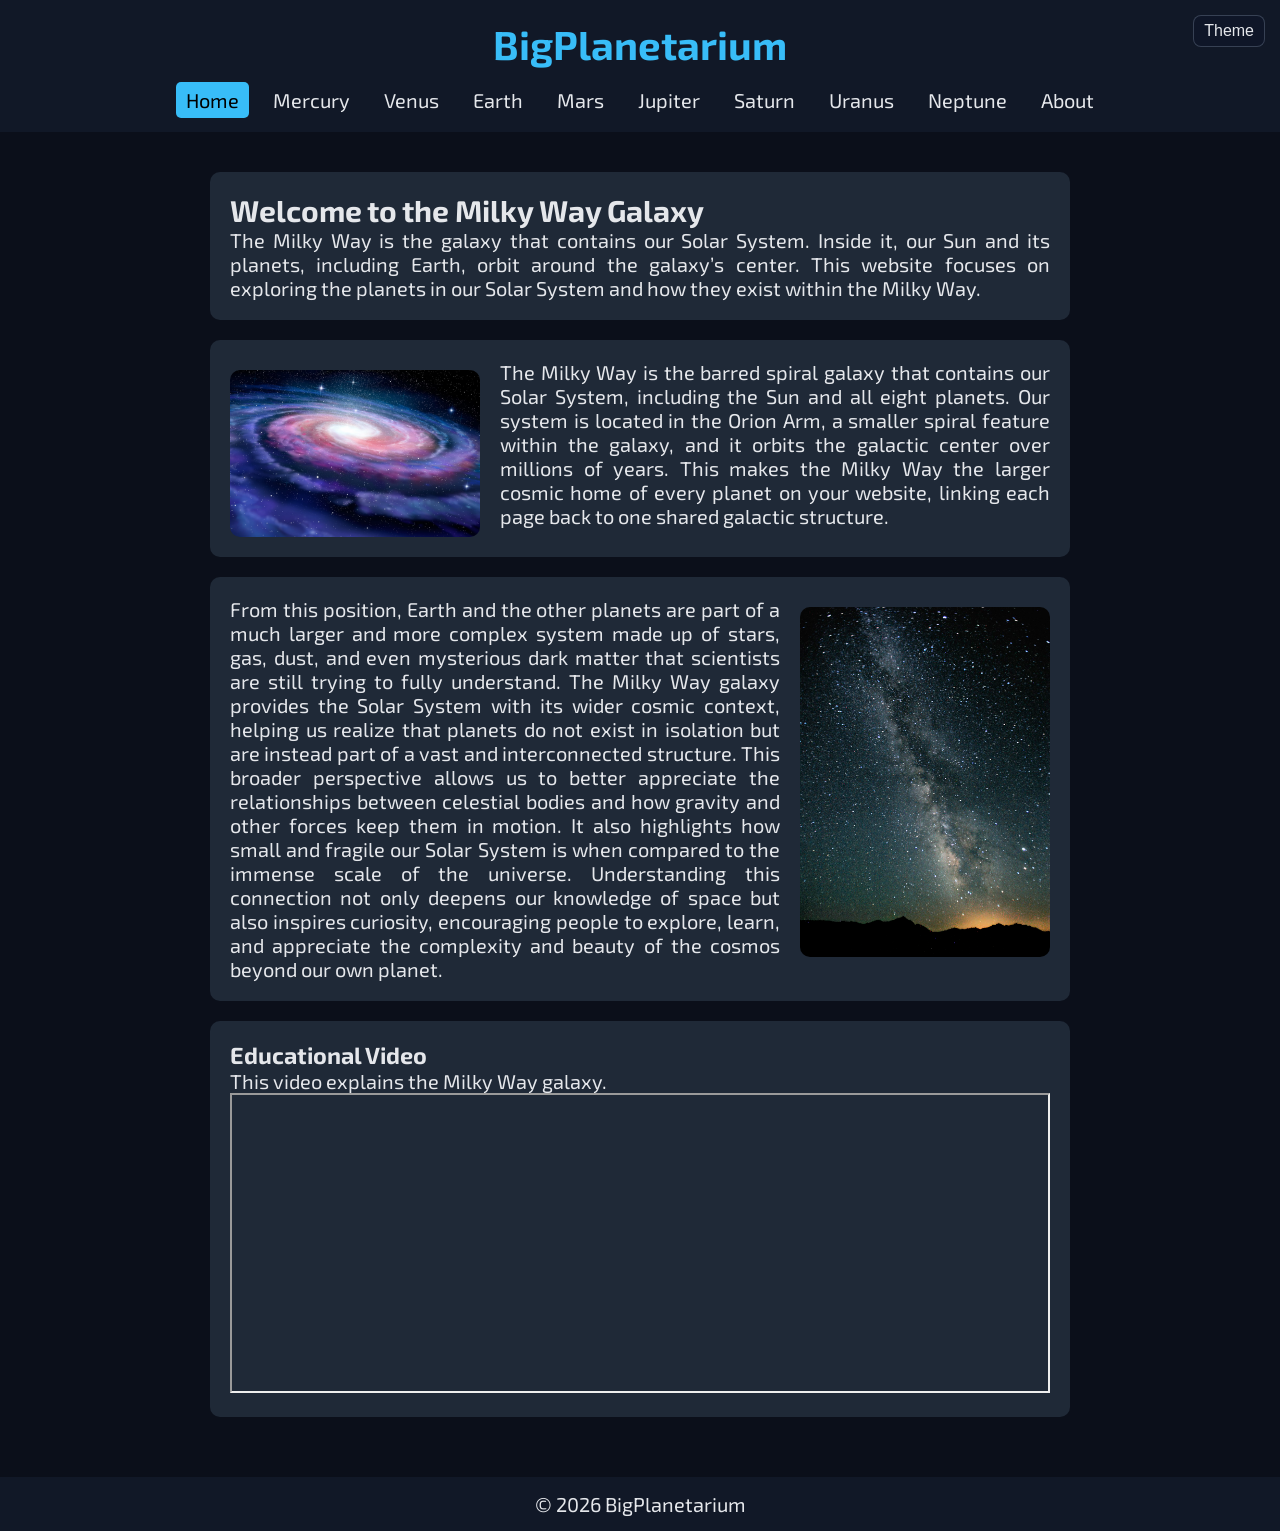
<file: PlanetariumSite/index.html>
<!DOCTYPE html>
<html lang="en">

<head>
    <!-- Basic setup -->
    <meta charset="UTF-8">
    <meta name="viewport" content="width=device-width, initial-scale=1.0">
    <title>BigPlanetarium</title>

    <!-- CSS file -->
    <link rel="stylesheet" href="style.css">

    <!-- Google font -->
    <link href="https://fonts.googleapis.com/css2?family=Exo+2:wght@400;600;700&display=swap" rel="stylesheet">
</head>

<body>

    <!-- Skip to main content -->
    <a href="#main-content" class="skip-link">Skip to main content</a>

    <header>
        <!-- Website title -->
        <h1>BigPlanetarium</h1>

        <!-- Navigation menu -->
        <nav aria-label="Main Navigation">
            <!-- Active page -->
            <a href="index.html" class="active">Home</a>

            <a href="mercury.html">Mercury</a>
            <a href="venus.html">Venus</a>
            <a href="earth.html">Earth</a>
            <a href="mars.html">Mars</a>
            <a href="jupiter.html">Jupiter</a>
            <a href="saturn.html">Saturn</a>
            <a href="uranus.html">Uranus</a>
            <a href="neptune.html">Neptune</a>
            <a href="about.html">About</a>
        </nav>

        <!-- Theme button -->
        <button class="theme-btn" onclick="toggleTheme()">Theme</button>
    </header>

    <!-- Main content -->
    <main id="main-content">

        <section>
            <!-- Section title -->
            <h2>Welcome to the Milky Way Galaxy</h2>

            <!-- Intro text -->
            <p>
                The Milky Way is the galaxy that contains our Solar System.
                Inside it, our Sun and its planets, including Earth, orbit around the galaxy’s center.
                This website focuses on exploring the planets in our Solar System and how they exist within the Milky
                Way.
            </p>
        </section>

        <!-- Image with text -->
        <section class="image-text1">
            <!-- Image -->
            <img src="milkyway.avif" alt="Milky Way galaxy showing stars and space">

            <!-- Description -->
            <p>The Milky Way is the barred spiral galaxy that contains our Solar System, including the Sun and all eight
                planets. Our system is located in the Orion Arm, a smaller spiral feature within the galaxy, and it
                orbits the galactic center over millions of years. This makes the Milky Way the larger cosmic home of
                every planet on your website, linking each page back to one shared galactic structure.</p>
        </section>

        <!-- Second image and text -->
        <section class="image-text2">
            <!-- Image -->
            <img src="milkyway2.jpg" alt="Milky Way galaxy showing stars and space">

            <!-- Description -->
            <p>From this position, Earth and the other planets are part of a much larger and more complex system made up
                of stars, gas, dust, and even mysterious dark matter that scientists are still trying to fully
                understand. The Milky Way galaxy provides the Solar System with its wider cosmic context, helping us
                realize that planets do not exist in isolation but are instead part of a vast and interconnected
                structure. This broader perspective allows us to better appreciate the relationships between celestial
                bodies and how gravity and other forces keep them in motion. It also highlights how small and fragile
                our Solar System is when compared to the immense scale of the universe. Understanding this connection
                not only deepens our knowledge of space but also inspires curiosity, encouraging people to explore,
                learn, and appreciate the complexity and beauty of the cosmos beyond our own planet.</p>
        </section>

        <section>
            <!-- Video title -->
            <h3>Educational Video</h3>

            <!-- Video text -->
            <p>This video explains the Milky Way galaxy.</p>

            <!-- YouTube video -->
            <iframe width="100%" height="300" src="https://www.youtube.com/embed/libKVRa01L8"
                title="Milky Way educational video">
            </iframe>
        </section>

    </main>

    <footer>
        <!-- Footer text -->
        <p>© 2026 BigPlanetarium</p>
    </footer>

    <!-- JavaScript file -->
    <script src="script.js"></script>
</body>

</html>
</file>
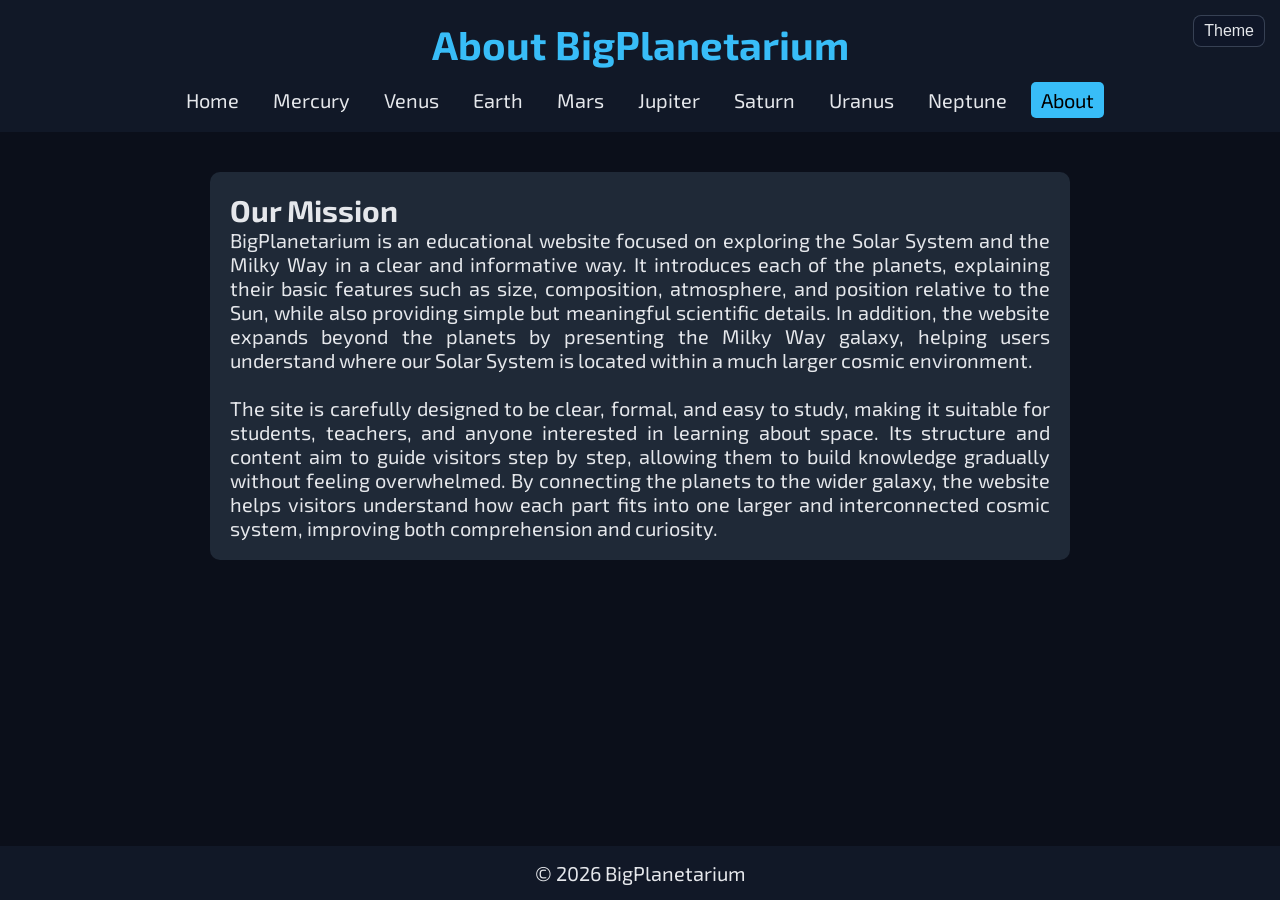
<file: PlanetariumSite/about.html>
<!DOCTYPE html>
<html lang="en">

<head>
    <!-- Basic page setup -->
    <meta charset="UTF-8">
    <meta name="viewport" content="width=device-width, initial-scale=1.0">
    <title>About</title>

    <!-- Link to CSS file -->
    <link rel="stylesheet" href="style.css">

    <!-- Google font -->
    <link href="https://fonts.googleapis.com/css2?family=Exo+2:wght@400;600;700&display=swap" rel="stylesheet">
</head>

<body>

    <!-- Skip link for accessibility -->
    <a href="#main-content" class="skip-link">Skip to main content</a>

    <header>
        <!-- Page title -->
        <h1>About BigPlanetarium</h1>

        <!-- Navigation menu -->
        <nav aria-label="Main Navigation">
            <a href="index.html">Home</a>
            <a href="mercury.html">Mercury</a>
            <a href="venus.html">Venus</a>
            <a href="earth.html">Earth</a>
            <a href="mars.html">Mars</a>
            <a href="jupiter.html">Jupiter</a>
            <a href="saturn.html">Saturn</a>
            <a href="uranus.html">Uranus</a>
            <a href="neptune.html">Neptune</a>

            <!-- Active page link -->
            <a href="about.html" class="active">About</a>

            <!-- Theme toggle button -->
            <button class="theme-btn" onclick="toggleTheme()">Theme</button>
        </nav>
    </header>

    <!-- Main content -->
    <main id="main-content">

        <section>
            <!-- Section title -->
            <h2>Our Mission</h2>

            <!-- First paragraph -->
            <p>BigPlanetarium is an educational website focused on exploring the Solar System and the Milky Way in a
                clear and informative way. It introduces each of the planets, explaining their basic features such as
                size, composition, atmosphere, and position relative to the Sun, while also providing simple but
                meaningful scientific details. In addition, the website expands beyond the planets by presenting the
                Milky Way galaxy, helping users understand where our Solar System is located within a much larger cosmic
                environment.</p>

            <br>

            <!-- Second paragraph -->
            <p>The site is carefully designed to be clear, formal, and easy to study, making it suitable for students,
                teachers, and anyone interested in learning about space. Its structure and content aim to guide visitors
                step by step, allowing them to build knowledge gradually without feeling overwhelmed. By connecting the
                planets to the wider galaxy, the website helps visitors understand how each part fits into one larger
                and interconnected cosmic system, improving both comprehension and curiosity.</p>
        </section>

    </main>

    <footer>
        <!-- Footer text -->
        <p>© 2026 BigPlanetarium</p>
    </footer>

    <!-- JavaScript file -->
    <script src="script.js"></script>
</body>

</html>
</file>
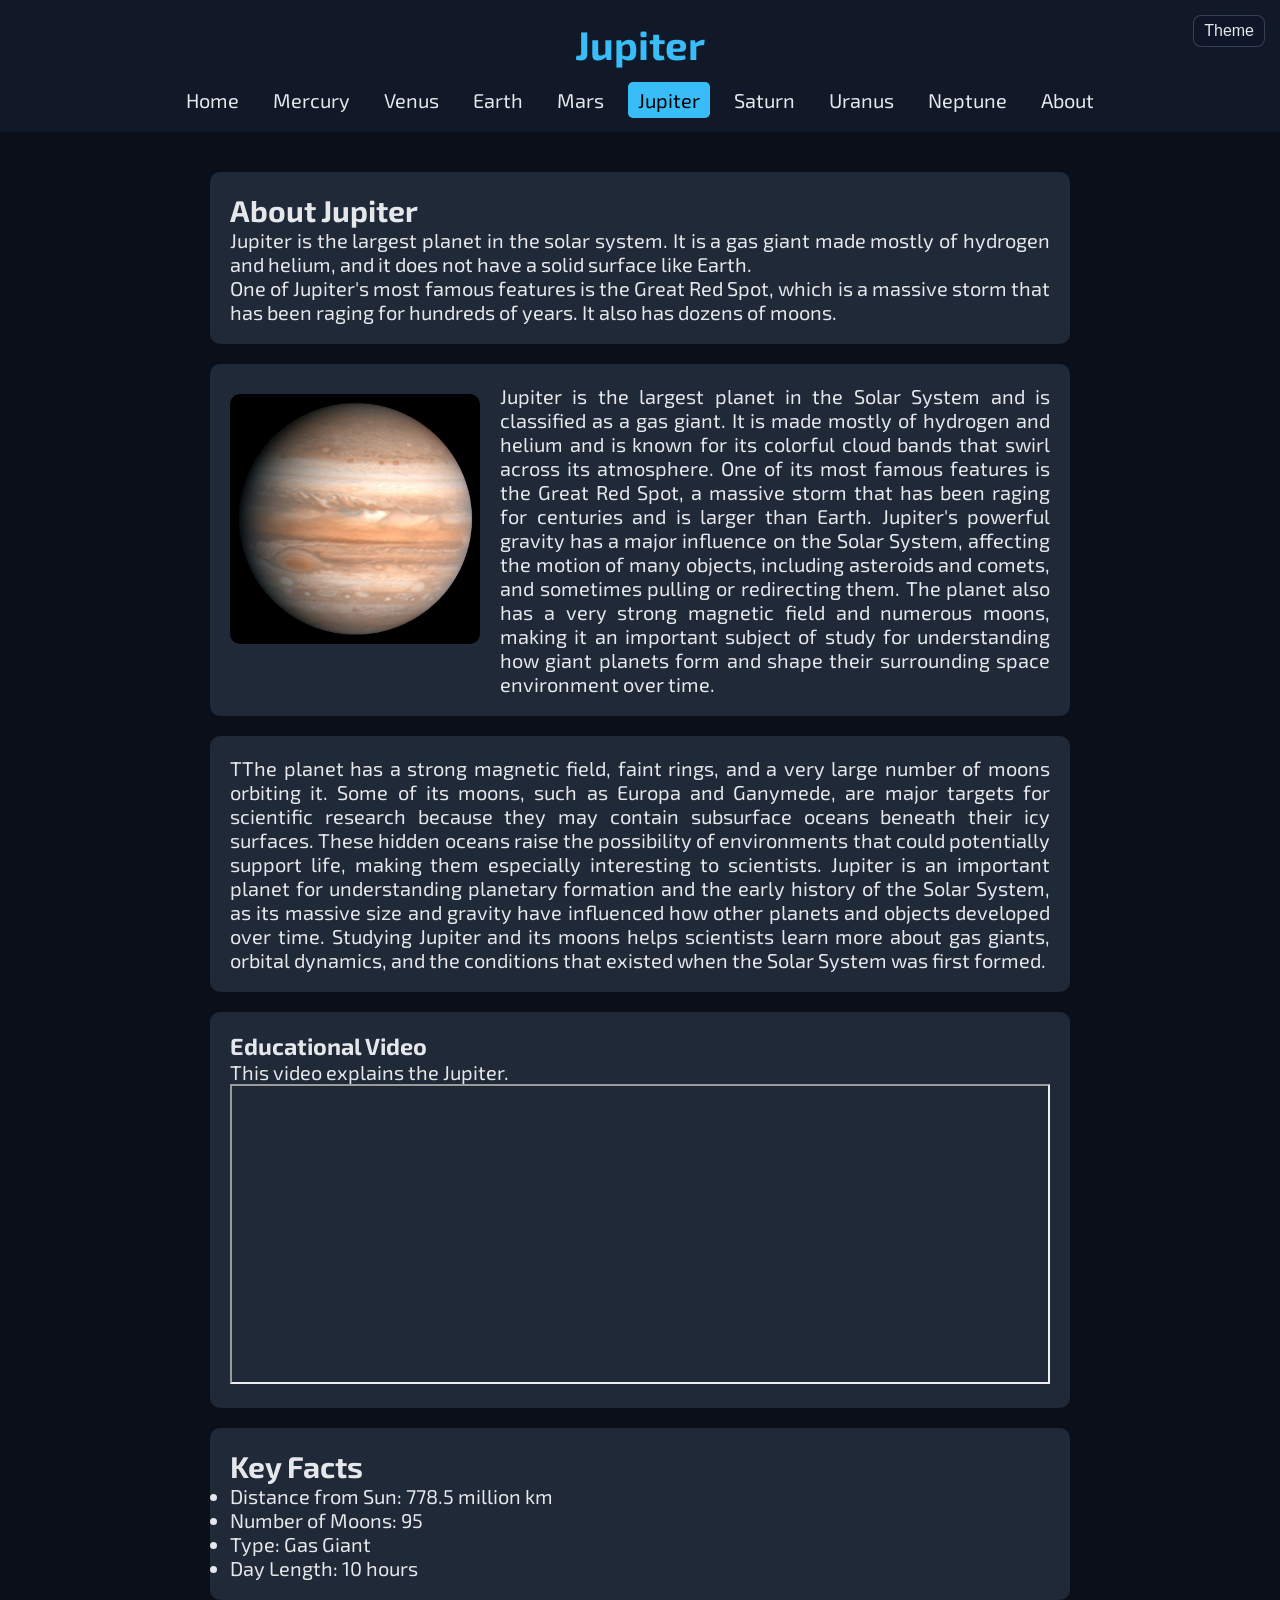
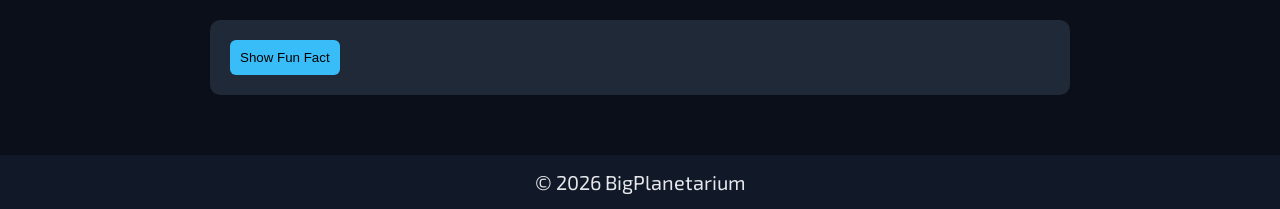
<file: PlanetariumSite/jupiter.html>
<!DOCTYPE html>
<html lang="en">

<head>
    <!-- Basic setup -->
    <meta charset="UTF-8">
    <meta name="viewport" content="width=device-width, initial-scale=1.0">
    <title>Jupiter</title>

    <!-- CSS file -->
    <link rel="stylesheet" href="style.css">

    <!-- Google font -->
    <link href="https://fonts.googleapis.com/css2?family=Exo+2:wght@400;600;700&display=swap" rel="stylesheet">
</head>

<body>

    <!-- Skip link -->
    <a href="#main-content" class="skip-link">Skip to main content</a>

    <header>
        <!-- Page title -->
        <h1>Jupiter</h1>

        <!-- Navigation -->
        <nav aria-label="Main Navigation">
            <a href="index.html">Home</a>
            <a href="mercury.html">Mercury</a>
            <a href="venus.html">Venus</a>
            <a href="earth.html">Earth</a>
            <a href="mars.html">Mars</a>

            <!-- Active page -->
            <a href="jupiter.html" class="active">Jupiter</a>

            <a href="saturn.html">Saturn</a>
            <a href="uranus.html">Uranus</a>
            <a href="neptune.html">Neptune</a>
            <a href="about.html">About</a>
        </nav>

        <!-- Theme button -->
        <button class="theme-btn" onclick="toggleTheme()">Theme</button>
    </header>

    <!-- Main content -->
    <main id="main-content">

        <section>
            <!-- Section title -->
            <h2>About Jupiter</h2>

            <!-- Short info -->
            <p>Jupiter is the largest planet in the solar system. It is a gas giant made mostly of hydrogen and helium,
                and it does not have a solid surface like Earth.</p>

            <!-- More info -->
            <p>One of Jupiter's most famous features is the Great Red Spot, which is a massive storm that has been
                raging for hundreds of years. It also has dozens of moons.</p>
        </section>

        <!-- Image and text -->
        <section class="image-text1">
            <!-- Jupiter image -->
            <img src="jupiter.jpg" alt="Jupiter showing swirling clouds and the Great Red Spot">

            <!-- Description -->
            <p>Jupiter is the largest planet in the Solar System and is classified as a gas giant. It is made mostly of
                hydrogen and helium and is known for its colorful cloud bands that swirl across its atmosphere. One of
                its most famous features is the Great Red Spot, a massive storm that has been raging for centuries and
                is larger than Earth. Jupiter's powerful gravity has a major influence on the Solar System, affecting
                the motion of many objects, including asteroids and comets, and sometimes pulling or redirecting them.
                The planet also has a very strong magnetic field and numerous moons, making it an important subject of
                study for understanding how giant planets form and shape their surrounding space environment over time.
            </p>
        </section>

        <!-- Second text section -->
        <section class="image-text2">
            <p>TThe planet has a strong magnetic field, faint rings, and a very large number of moons orbiting it. Some
                of its moons, such as Europa and Ganymede, are major targets for scientific research because they may
                contain subsurface oceans beneath their icy surfaces. These hidden oceans raise the possibility of
                environments that could potentially support life, making them especially interesting to scientists.
                Jupiter is an important planet for understanding planetary formation and the early history of the Solar
                System, as its massive size and gravity have influenced how other planets and objects developed over
                time. Studying Jupiter and its moons helps scientists learn more about gas giants, orbital dynamics, and
                the conditions that existed when the Solar System was first formed.
            </p>
        </section>

        <section>
            <!-- Video title -->
            <h3>Educational Video</h3>

            <!-- Video description -->
            <p>This video explains the Jupiter.</p>

            <!-- YouTube video -->
            <iframe width="100%" height="300" src="https://www.youtube.com/embed/ihIf_JwZEYI?si=3HmapZK7erj6ncLx"
                title="Jupiter educational video">
            </iframe>
        </section>

        <section>
            <!-- Facts title -->
            <h2>Key Facts</h2>

            <!-- Facts list -->
            <ul>
                <li>Distance from Sun: 778.5 million km</li>
                <li>Number of Moons: 95</li>
                <li>Type: Gas Giant</li>
                <li>Day Length: 10 hours</li>
            </ul>
        </section>

        <section>
            <!-- Fun fact button -->
            <button onclick="showFact('jupiter')">Show Fun Fact</button>
        </section>

    </main>

    <footer>
        <!-- Footer -->
        <p>© 2026 BigPlanetarium</p>
    </footer>

    <!-- JavaScript -->
    <script src="script.js"></script>
</body>

</html>
</file>
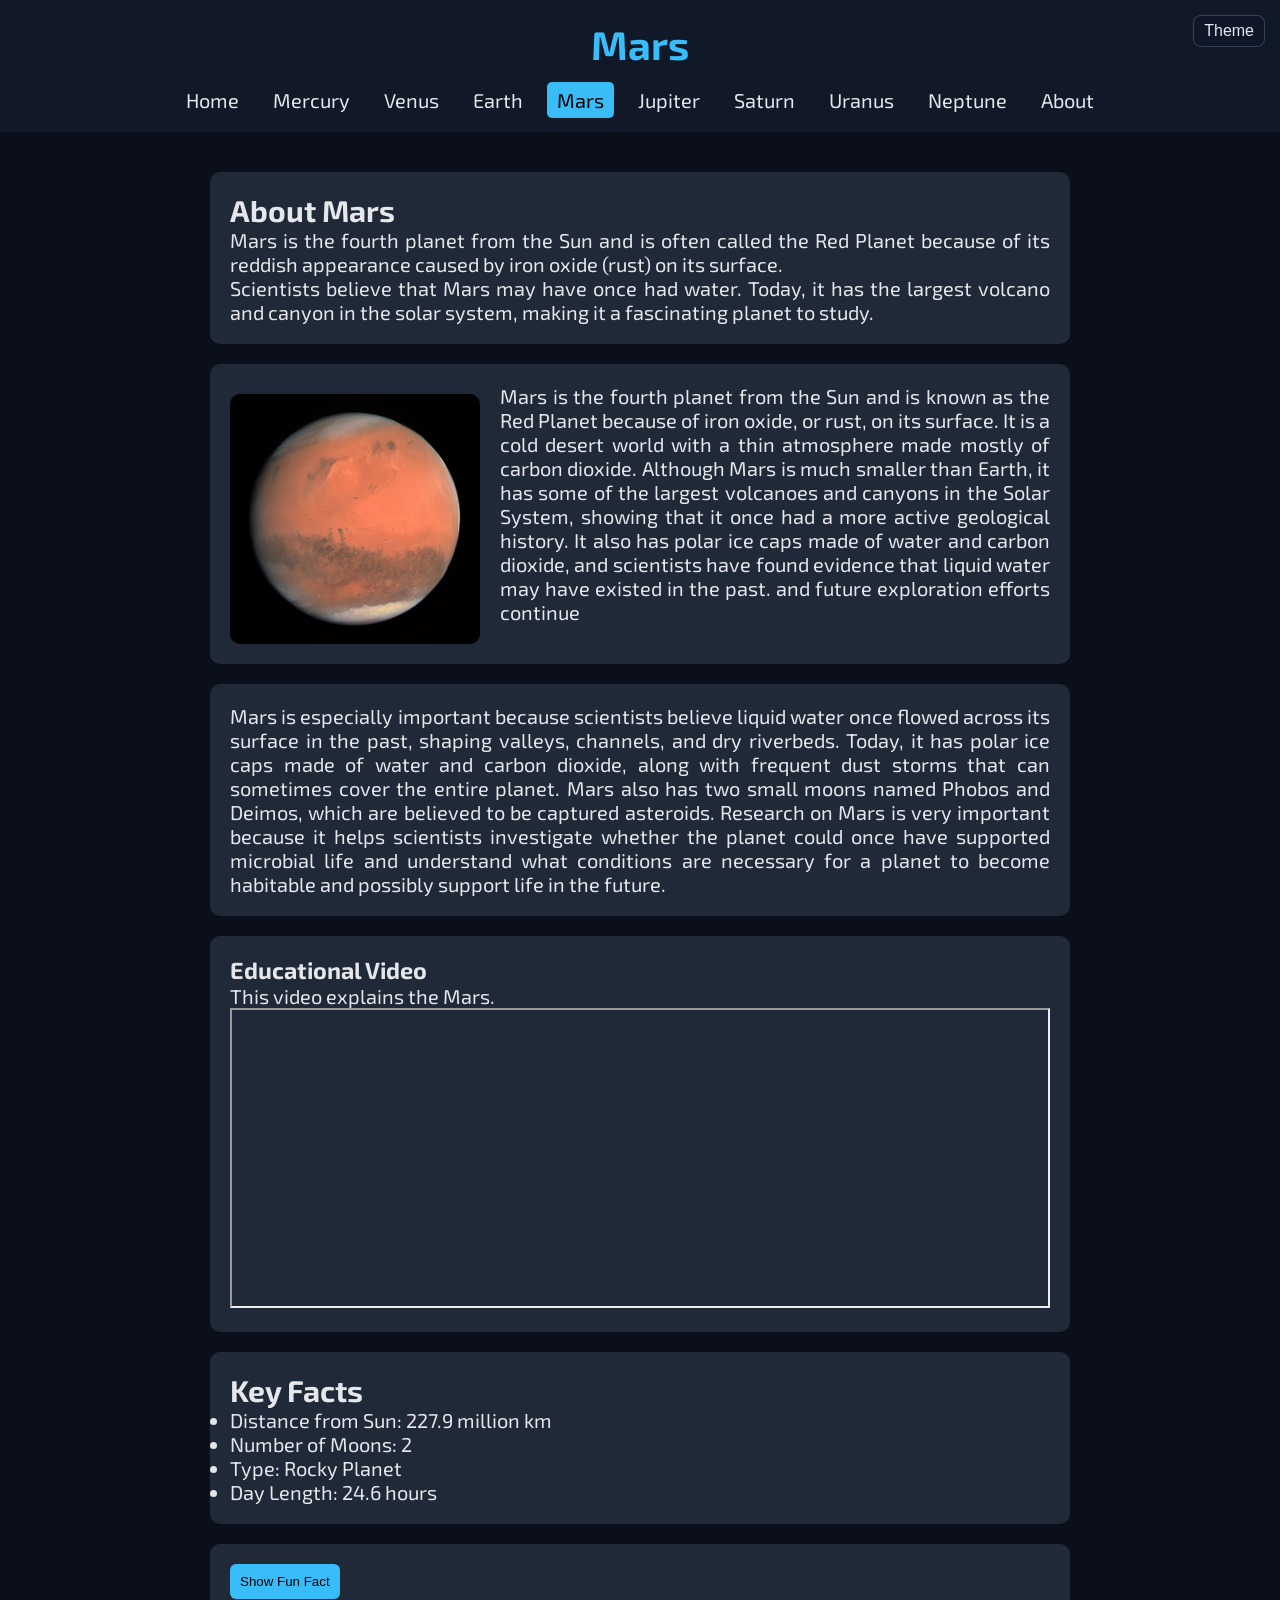
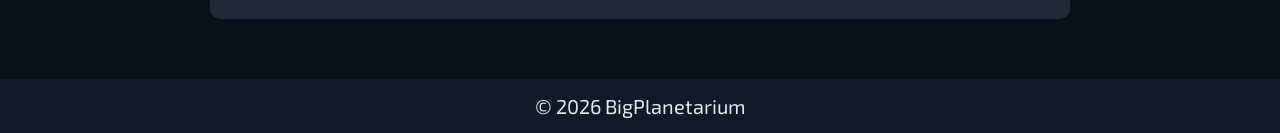
<file: PlanetariumSite/mars.html>
<!DOCTYPE html>
<html lang="en">

<head>
    <!-- Page setup -->
    <meta charset="UTF-8">
    <meta name="viewport" content="width=device-width, initial-scale=1.0">
    <title>Mars</title>

    <!-- CSS -->
    <link rel="stylesheet" href="style.css">

    <!-- Font -->
    <link href="https://fonts.googleapis.com/css2?family=Exo+2:wght@400;600;700&display=swap" rel="stylesheet">
</head>

<body>

    <!-- Skip link -->
    <a href="#main-content" class="skip-link">Skip to main content</a>

    <header>
        <!-- Title -->
        <h1>Mars</h1>

        <!-- Navigation -->
        <nav aria-label="Main Navigation">
            <a href="index.html">Home</a>
            <a href="mercury.html">Mercury</a>
            <a href="venus.html">Venus</a>
            <a href="earth.html">Earth</a>

            <!-- Active page -->
            <a href="mars.html" class="active">Mars</a>

            <a href="jupiter.html">Jupiter</a>
            <a href="saturn.html">Saturn</a>
            <a href="uranus.html">Uranus</a>
            <a href="neptune.html">Neptune</a>
            <a href="about.html">About</a>
        </nav>

        <!-- Theme button -->
        <button class="theme-btn" onclick="toggleTheme()">Theme</button>
    </header>

    <main id="main-content">

        <!-- About section -->
        <section>
            <h2>About Mars</h2>
            <p>Mars is the fourth planet from the Sun and is often called the Red Planet because of its reddish
                appearance caused by iron oxide (rust) on its surface.</p>
            <p>Scientists believe that Mars may have once had water. Today, it has the largest volcano and canyon in the
                solar system, making it a fascinating planet to study.</p>
        </section>

        <!-- Image + text -->
        <section class="image-text1">
            <img src="mars.jpg" alt="Mars showing a red rocky surface and desert-like landscape">
            <p>Mars is the fourth planet from the Sun and is known as the Red Planet because of iron oxide, or rust, on
                its surface. It is a cold desert world with a thin atmosphere made mostly of carbon dioxide. Although
                Mars is much smaller than Earth, it has some of the largest volcanoes and canyons in the Solar System,
                showing that it once had a more active geological history. It also has polar ice caps made of water and
                carbon dioxide, and scientists have found evidence that liquid water may have existed in the past. and
                future exploration efforts continue
            </p>
        </section>

        <!-- More info -->
        <section class="image-text2">
            <p>Mars is especially important because scientists believe liquid water once flowed across its surface in
                the past, shaping valleys, channels, and dry riverbeds. Today, it has polar ice caps made of water and
                carbon dioxide, along with frequent dust storms that can sometimes cover the entire planet. Mars also
                has two small moons named Phobos and Deimos, which are believed to be captured asteroids. Research on
                Mars is very important because it helps scientists investigate whether the planet could once have
                supported microbial life and understand what conditions are necessary for a planet to become habitable
                and possibly support life in the future.
            </p>
        </section>

        <!-- Video section -->
        <section>
            <h3>Educational Video</h3>
            <p>This video explains the Mars.</p>

            <iframe width="100%" height="300" src="https://www.youtube.com/embed/wFTGP7-n3J8?si=syFS5AJMoc_ARfaS"
                title="Mars educational video">
            </iframe>
        </section>

        <!-- Facts -->
        <section>
            <h2>Key Facts</h2>
            <ul>
                <li>Distance from Sun: 227.9 million km</li>
                <li>Number of Moons: 2</li>
                <li>Type: Rocky Planet</li>
                <li>Day Length: 24.6 hours</li>
            </ul>
        </section>

        <!-- Button -->
        <section>
            <button onclick="showFact('mars')">Show Fun Fact</button>
        </section>

    </main>

    <!-- Footer -->
    <footer>
        <p>© 2026 BigPlanetarium</p>
    </footer>

    <!-- JS -->
    <script src="script.js"></script>
</body>

</html>
</file>
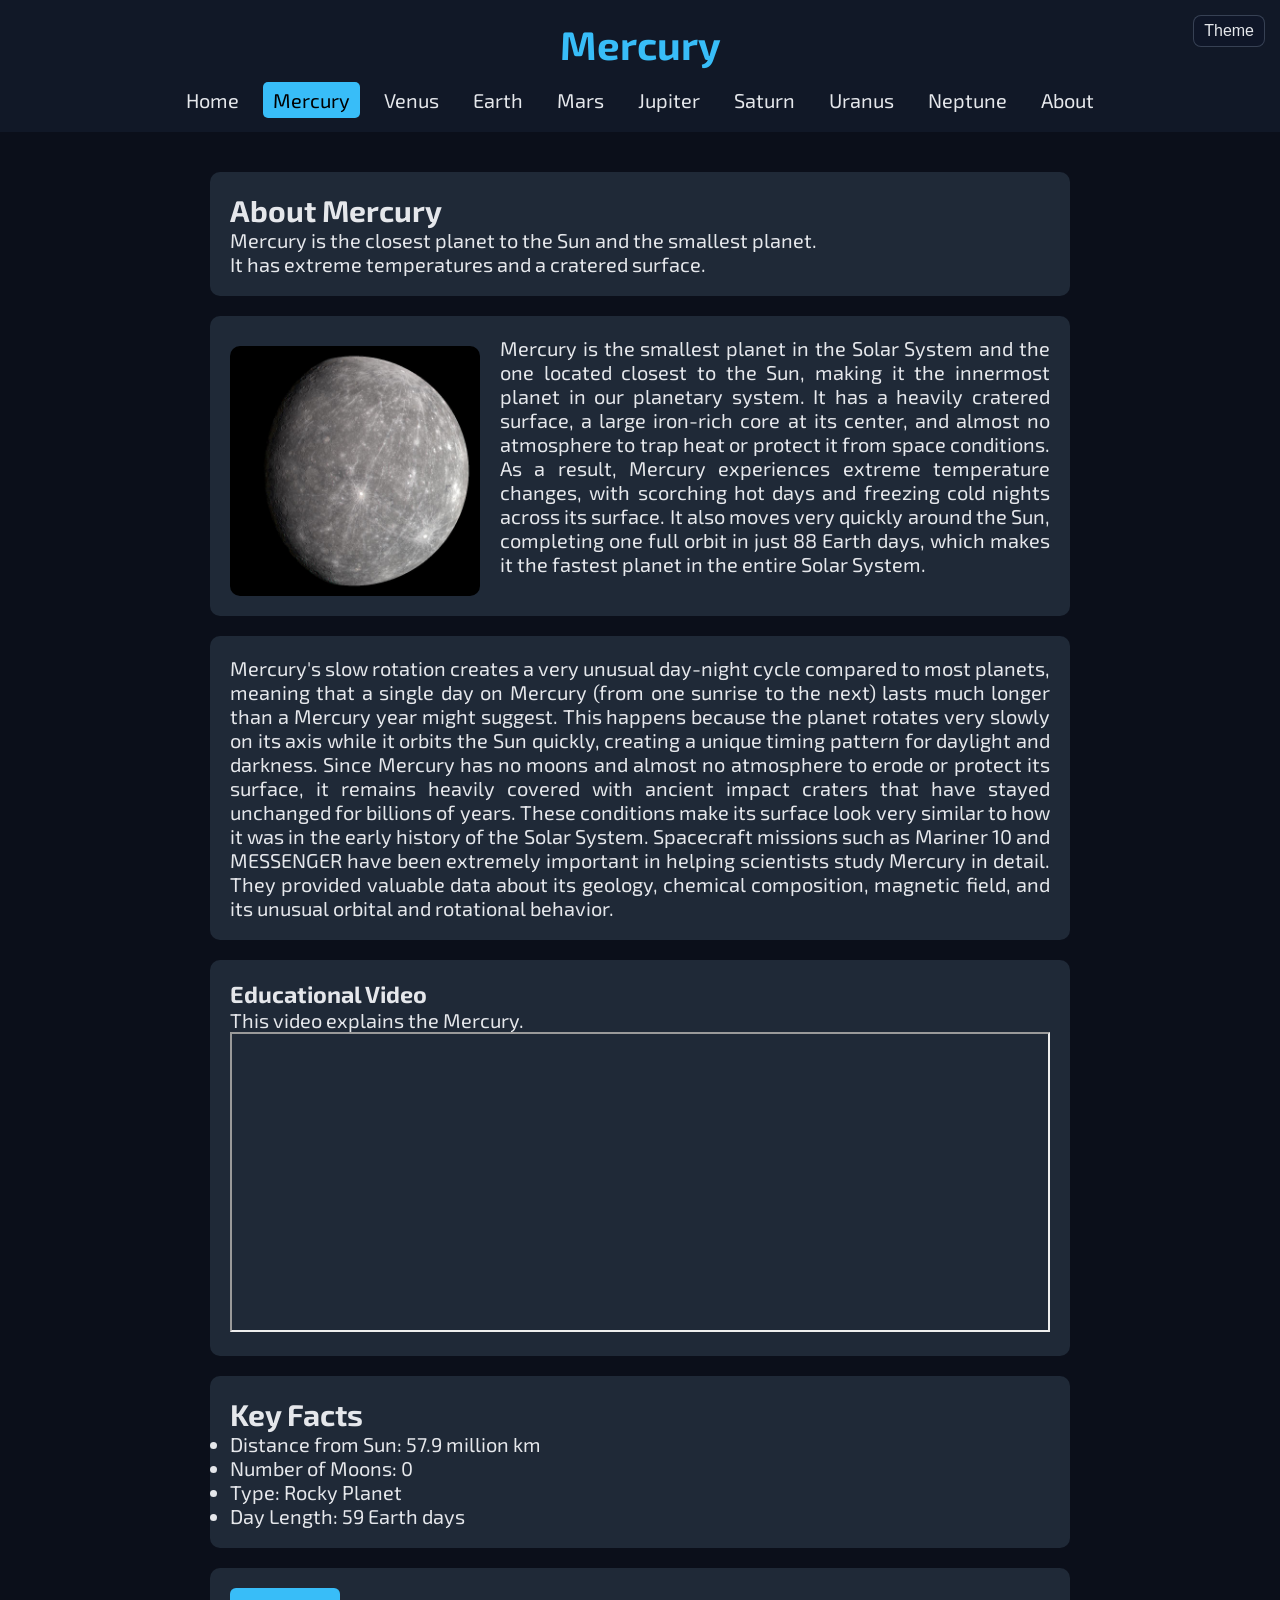
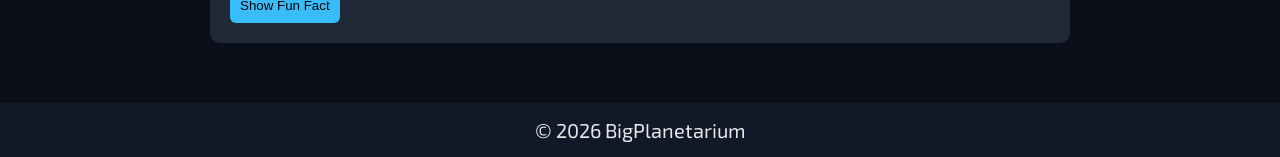
<file: PlanetariumSite/mercury.html>
<!DOCTYPE html>
<html lang="en">

<head>
    <!-- Setup -->
    <meta charset="UTF-8">
    <meta name="viewport" content="width=device-width, initial-scale=1.0">
    <title>Mercury</title>

    <!-- CSS -->
    <link rel="stylesheet" href="style.css">

    <!-- Font -->
    <link href="https://fonts.googleapis.com/css2?family=Exo+2:wght@400;600;700&display=swap" rel="stylesheet">
</head>

<body>

    <!-- Skip -->
    <a href="#main-content" class="skip-link">Skip to main content</a>

    <header>
        <!-- Title -->
        <h1>Mercury</h1>

        <!-- Nav -->
        <nav aria-label="Main Navigation">
            <a href="index.html">Home</a>

            <!-- Active -->
            <a href="mercury.html" class="active">Mercury</a>

            <a href="venus.html">Venus</a>
            <a href="earth.html">Earth</a>
            <a href="mars.html">Mars</a>
            <a href="jupiter.html">Jupiter</a>
            <a href="saturn.html">Saturn</a>
            <a href="uranus.html">Uranus</a>
            <a href="neptune.html">Neptune</a>
            <a href="about.html">About</a>
        </nav>

        <!-- Theme -->
        <button class="theme-btn" onclick="toggleTheme()">Theme</button>
    </header>

    <main id="main-content">

        <!-- About -->
        <section>
            <h2>About Mercury</h2>
            <p>Mercury is the closest planet to the Sun and the smallest planet.</p>
            <p>It has extreme temperatures and a cratered surface.</p>
        </section>

        <!-- Image -->
        <section class="image-text1">
            <img src="mercury.jpg" alt="Mercury planet showing rocky surface and craters">
            <p> Mercury is the smallest planet in the Solar System and the one located closest to the Sun, making it the
                innermost planet in our planetary system. It has a heavily cratered surface, a large iron-rich core at
                its center, and almost no atmosphere to trap heat or protect it from space conditions. As a result,
                Mercury experiences extreme temperature changes, with scorching hot days and freezing cold nights across
                its surface. It also moves very quickly around the Sun, completing one full orbit in just 88 Earth days,
                which makes it the fastest planet in the entire Solar System.</p>
        </section>

        <!-- More info -->
        <section class="image-text1">
            <p>Mercury's slow rotation creates a very unusual day-night cycle compared to most planets, meaning that a
                single day on Mercury (from one sunrise to the next) lasts much longer than a Mercury year might
                suggest. This happens because the planet rotates very slowly on its axis while it orbits the Sun
                quickly, creating a unique timing pattern for daylight and darkness. Since Mercury has no moons and
                almost no atmosphere to erode or protect its surface, it remains heavily covered with ancient impact
                craters that have stayed unchanged for billions of years. These conditions make its surface look very
                similar to how it was in the early history of the Solar System. Spacecraft missions such as Mariner 10
                and MESSENGER have been extremely important in helping scientists study Mercury in detail. They provided
                valuable data about its geology, chemical composition, magnetic field, and its unusual orbital and
                rotational behavior.
            </p>
        </section>

        <!-- Video -->
        <section>
            <h3>Educational Video</h3>
            <p>This video explains the Mercury.</p>

            <iframe width="100%" height="300" src="https://www.youtube.com/embed/XhKAxwfNW_c?si=qdysbuGY-gN7Fqkb"
                title="Mercury educational video">
            </iframe>
        </section>

        <!-- Facts -->
        <section>
            <h2>Key Facts</h2>
            <ul>
                <li>Distance from Sun: 57.9 million km</li>
                <li>Number of Moons: 0</li>
                <li>Type: Rocky Planet</li>
                <li>Day Length: 59 Earth days</li>
            </ul>
        </section>

        <!-- Button -->
        <section>
            <button onclick="showFact('mercury')">Show Fun Fact</button>
        </section>

    </main>

    <!-- Footer -->
    <footer>
        <p>© 2026 BigPlanetarium</p>
    </footer>

    <!-- JS -->
    <script src="script.js"></script>
</body>

</html>
</file>
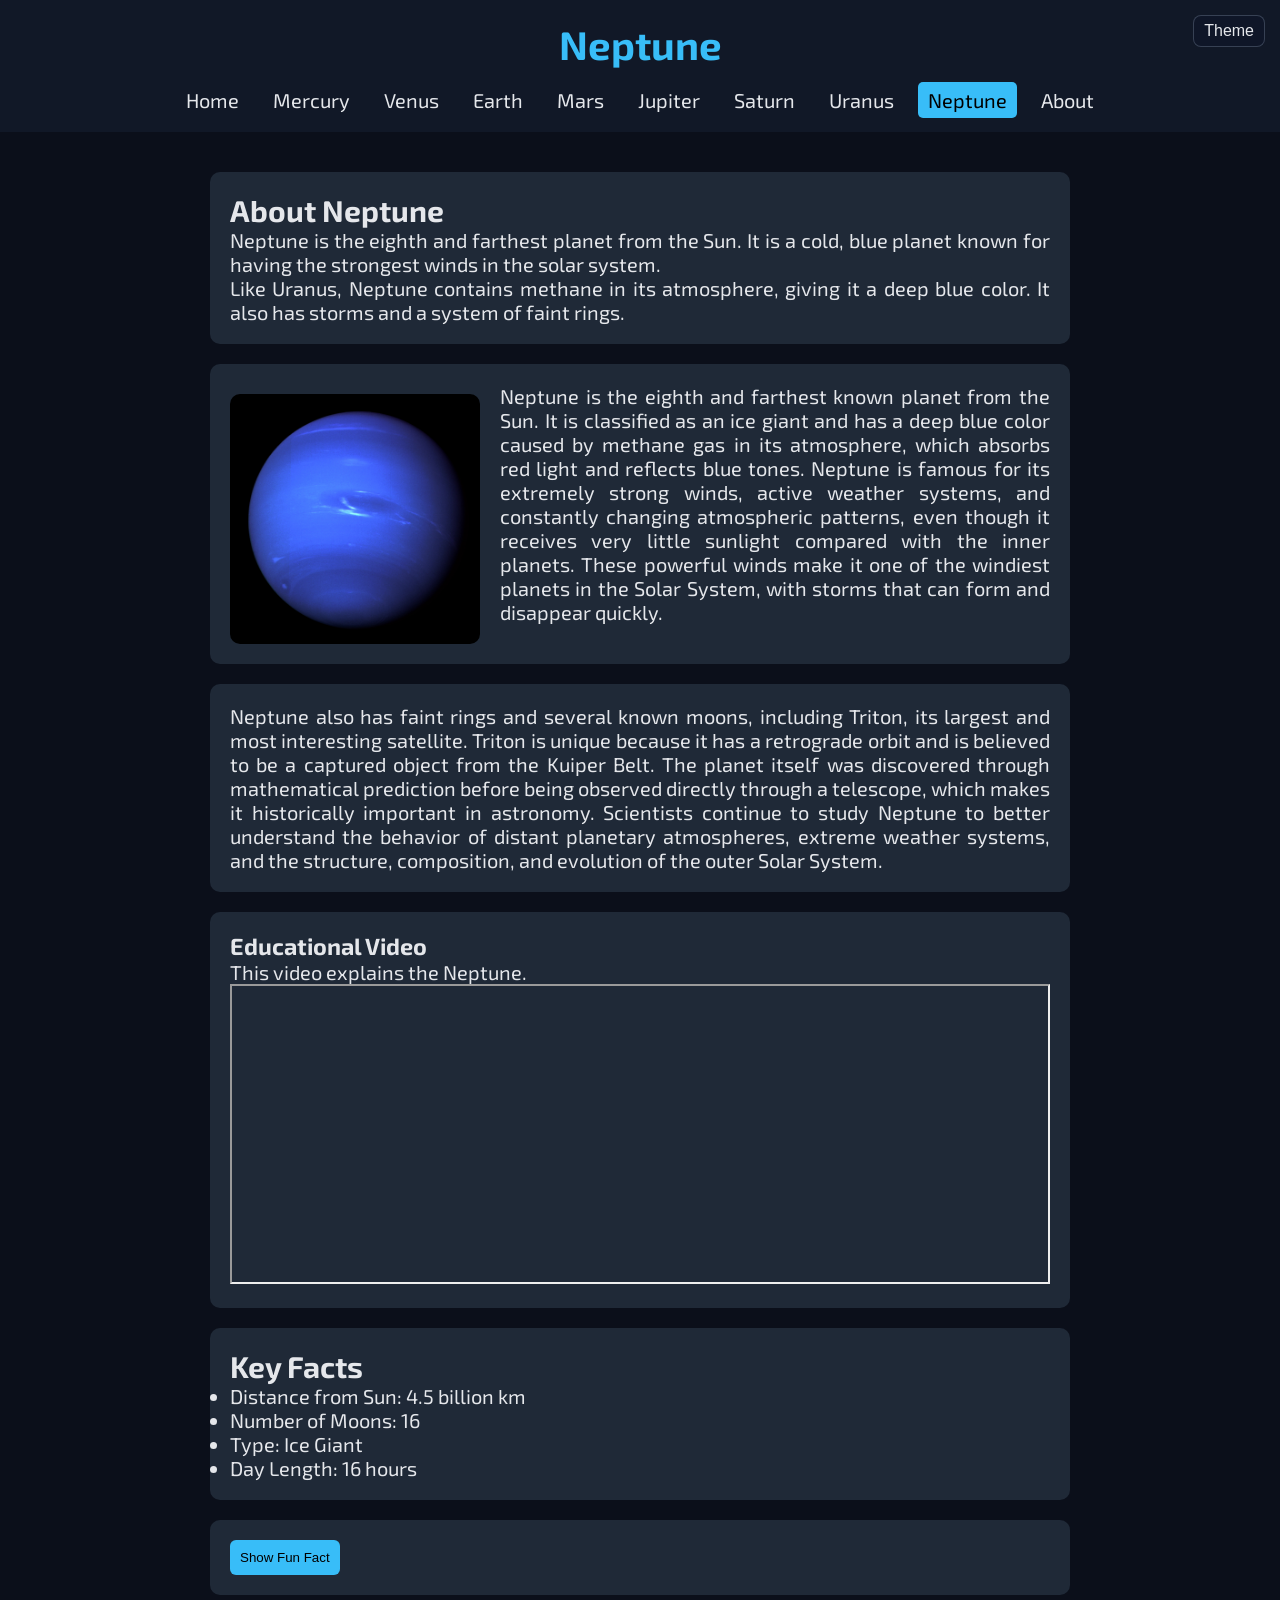
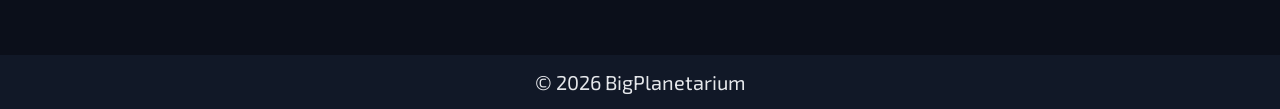
<file: PlanetariumSite/neptune.html>
<!DOCTYPE html>
<html lang="en">

<head>
    <!-- Setup -->
    <meta charset="UTF-8">
    <meta name="viewport" content="width=device-width, initial-scale=1.0">
    <title>Neptune</title>

    <!-- CSS -->
    <link rel="stylesheet" href="style.css">

    <!-- Font -->
    <link href="https://fonts.googleapis.com/css2?family=Exo+2:wght@400;600;700&display=swap" rel="stylesheet">
</head>

<body>

    <!-- Skip -->
    <a href="#main-content" class="skip-link">Skip to main content</a>

    <header>
        <!-- Title -->
        <h1>Neptune</h1>

        <!-- Nav -->
        <nav aria-label="Main Navigation">
            <a href="index.html">Home</a>
            <a href="mercury.html">Mercury</a>
            <a href="venus.html">Venus</a>
            <a href="earth.html">Earth</a>
            <a href="mars.html">Mars</a>
            <a href="jupiter.html">Jupiter</a>
            <a href="saturn.html">Saturn</a>
            <a href="uranus.html">Uranus</a>

            <!-- Active -->
            <a href="neptune.html" class="active">Neptune</a>

            <a href="about.html">About</a>
        </nav>

        <!-- Theme -->
        <button class="theme-btn" onclick="toggleTheme()">Theme</button>
    </header>

    <main id="main-content">

        <!-- About -->
        <section>
            <h2>About Neptune</h2>
            <p>Neptune is the eighth and farthest planet from the Sun. It is a cold, blue planet known for having the
                strongest winds in the solar system.</p>
            <p>Like Uranus, Neptune contains methane in its atmosphere, giving it a deep blue color. It also has storms
                and a system of faint rings.</p>
        </section>

        <!-- Image -->
        <section class="image-text1">
            <img src="neptune.jpg" alt="Neptune showing a deep blue gas giant with visible cloud patterns">
            <p>Neptune is the eighth and farthest known planet from the Sun. It is classified as an ice giant and has a
                deep blue color caused by methane gas in its atmosphere, which absorbs red light and reflects blue
                tones. Neptune is famous for its extremely strong winds, active weather systems, and constantly changing
                atmospheric patterns, even though it receives very little sunlight compared with the inner planets.
                These powerful winds make it one of the windiest planets in the Solar System, with storms that can form
                and disappear quickly.</p>
        </section>

        <!-- More info -->
        <section class="image-text2">
            <p>Neptune also has faint rings and several known moons, including Triton, its largest and most interesting
                satellite. Triton is unique because it has a retrograde orbit and is believed to be a captured object
                from the Kuiper Belt. The planet itself was discovered through mathematical prediction before being
                observed directly through a telescope, which makes it historically important in astronomy. Scientists
                continue to study Neptune to better understand the behavior of distant planetary atmospheres, extreme
                weather systems, and the structure, composition, and evolution of the outer Solar System.</p>
        </section>

        <!-- Video -->
        <section>
            <h3>Educational Video</h3>
            <p>This video explains the Neptune.</p>

            <iframe width="100%" height="300" src="https://www.youtube.com/embed/NStn7zZKXfE?si=UzQ7pyMi_Dq4FFUL"
                title="Neptune educational video">
            </iframe>
        </section>

        <!-- Facts -->
        <section>
            <h2>Key Facts</h2>
            <ul>
                <li>Distance from Sun: 4.5 billion km</li>
                <li>Number of Moons: 16</li>
                <li>Type: Ice Giant</li>
                <li>Day Length: 16 hours</li>
            </ul>
        </section>

        <!-- Button -->
        <section>
            <button onclick="showFact('neptune')">Show Fun Fact</button>
        </section>

    </main>

    <!-- Footer -->
    <footer>
        <p>© 2026 BigPlanetarium</p>
    </footer>

    <!-- JS -->
    <script src="script.js"></script>
</body>

</html>
</file>
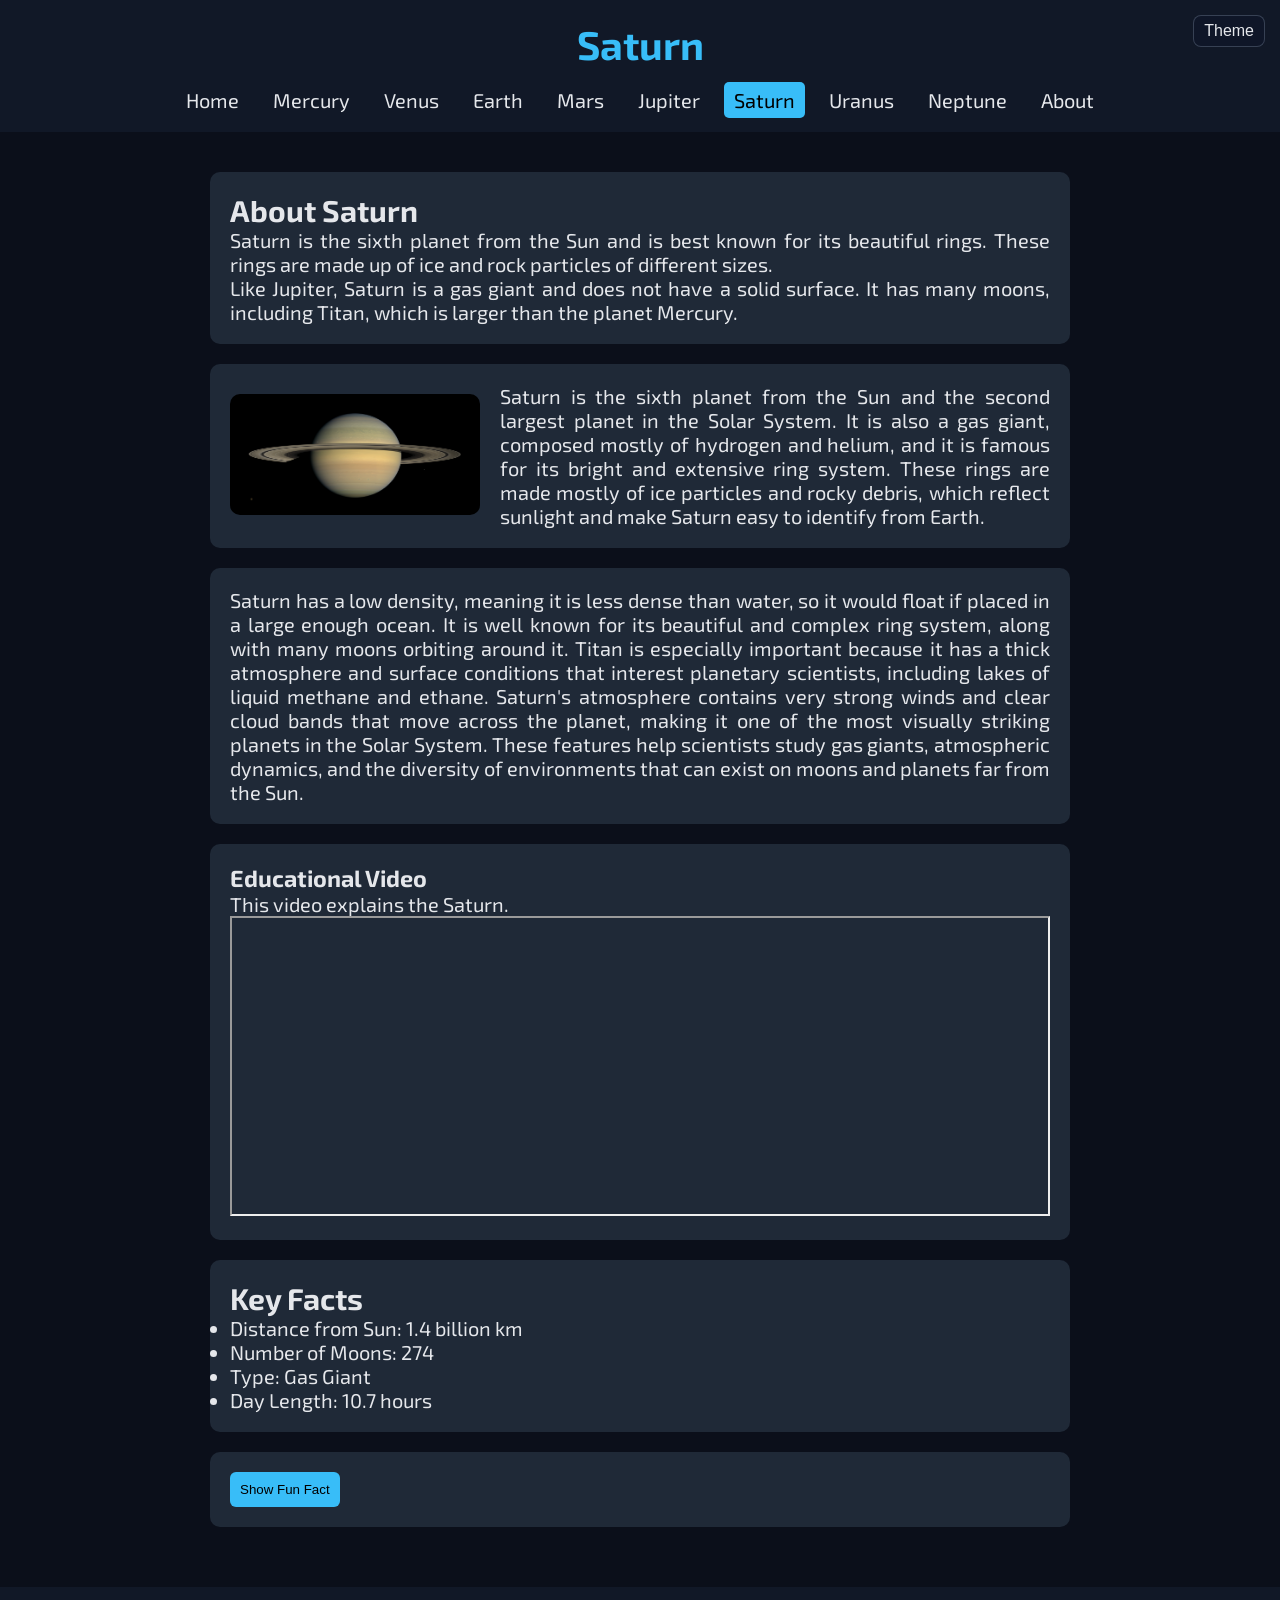
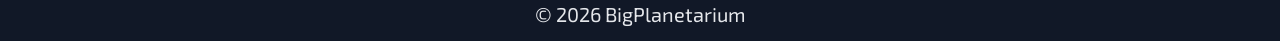
<file: PlanetariumSite/saturn.html>
<!DOCTYPE html>
<html lang="en">

<head>
    <!-- Page setup -->
    <meta charset="UTF-8">
    <meta name="viewport" content="width=device-width, initial-scale=1.0">
    <title>Saturn</title>

    <!-- CSS file -->
    <link rel="stylesheet" href="style.css">

    <!-- Google font -->
    <link href="https://fonts.googleapis.com/css2?family=Exo+2:wght@400;600;700&display=swap" rel="stylesheet">
</head>

<body>

    <!-- Skip link for accessibility -->
    <a href="#main-content" class="skip-link">Skip to main content</a>

    <header>
        <!-- Page title -->
        <h1>Saturn</h1>

        <!-- Navigation menu -->
        <nav aria-label="Main Navigation">
            <a href="index.html">Home</a>
            <a href="mercury.html">Mercury</a>
            <a href="venus.html">Venus</a>
            <a href="earth.html">Earth</a>
            <a href="mars.html">Mars</a>
            <a href="jupiter.html">Jupiter</a>

            <!-- Active page -->
            <a href="saturn.html" class="active">Saturn</a>

            <a href="uranus.html">Uranus</a>
            <a href="neptune.html">Neptune</a>
            <a href="about.html">About</a>
        </nav>

        <!-- Theme button -->
        <button class="theme-btn" onclick="toggleTheme()">Theme</button>
    </header>

    <!-- Main content -->
    <main id="main-content">

        <!-- About section -->
        <section>
            <h2>About Saturn</h2>
            <p>Saturn is the sixth planet from the Sun and is best known for its beautiful rings. These rings are made
                up of ice and rock particles of different sizes.</p>
            <p>Like Jupiter, Saturn is a gas giant and does not have a solid surface. It has many moons, including
                Titan, which is larger than the planet Mercury.</p>
        </section>

        <!-- Image and text -->
        <section class="image-text1">
            <!-- Saturn image -->
            <img src="saturn.jpg" alt="Saturn showing its prominent ring system around the planet">

            <!-- Description -->
            <p>Saturn is the sixth planet from the Sun and the second largest planet in the Solar System. It is also a
                gas giant, composed mostly of hydrogen and helium, and it is famous for its bright and extensive ring
                system. These rings are made mostly of ice particles and rocky debris, which reflect sunlight and make
                Saturn easy to identify from Earth.</p>
        </section>

        <!-- More information -->
        <section class="image-text2">
            <p>Saturn has a low density, meaning it is less dense than water, so it would float if placed in a large
                enough ocean. It is well known for its beautiful and complex ring system, along with many moons orbiting
                around it. Titan is especially important because it has a thick atmosphere and surface conditions that
                interest planetary scientists, including lakes of liquid methane and ethane. Saturn's atmosphere
                contains very strong winds and clear cloud bands that move across the planet, making it one of the most
                visually striking planets in the Solar System. These features help scientists study gas giants,
                atmospheric dynamics, and the diversity of environments that can exist on moons and planets far from the
                Sun.
            </p>
        </section>

        <!-- Video section -->
        <section>
            <h3>Educational Video</h3>
            <p>This video explains the Saturn.</p>

            <!-- YouTube video -->
            <iframe width="100%" height="300" src="https://www.youtube.com/embed/7qyKZz844o0?si=r7mzxjhfQMvhR2D8"
                title="Saturn educational video">
            </iframe>
        </section>

        <!-- Facts section -->
        <section>
            <h2>Key Facts</h2>

            <!-- List of facts -->
            <ul>
                <li>Distance from Sun: 1.4 billion km</li>
                <li>Number of Moons: 274</li>
                <li>Type: Gas Giant</li>
                <li>Day Length: 10.7 hours</li>
            </ul>
        </section>

        <!-- Fun fact button -->
        <section>
            <button onclick="showFact('saturn')">Show Fun Fact</button>
        </section>

    </main>

    <!-- Footer -->
    <footer>
        <p>© 2026 BigPlanetarium</p>
    </footer>

    <!-- JavaScript file -->
    <script src="script.js"></script>
</body>

</html>
</file>
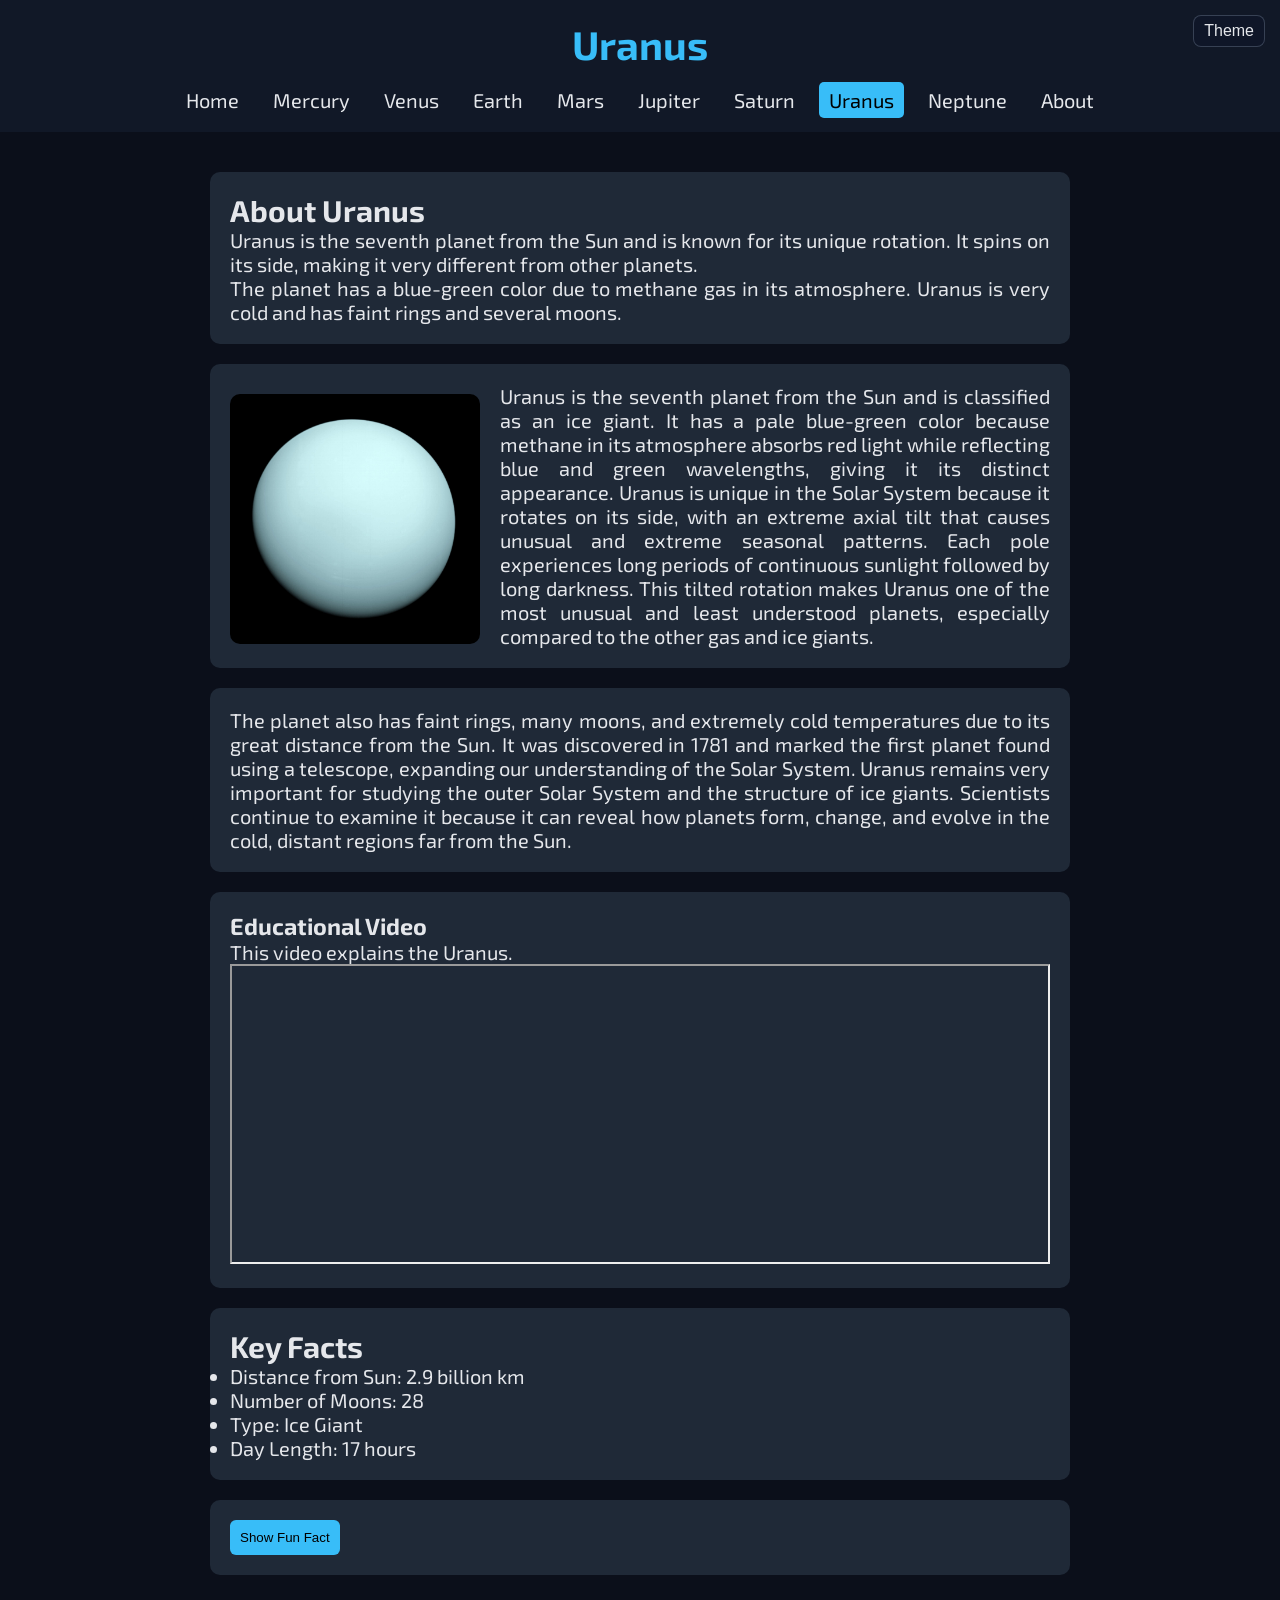
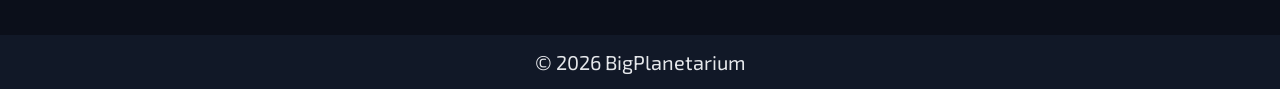
<file: PlanetariumSite/uranus.html>
<!DOCTYPE html>
<html lang="en">

<head>
    <!-- Page setup -->
    <meta charset="UTF-8">
    <meta name="viewport" content="width=device-width, initial-scale=1.0">
    <title>Uranus</title>

    <!-- CSS file -->
    <link rel="stylesheet" href="style.css">

    <!-- Google font -->
    <link href="https://fonts.googleapis.com/css2?family=Exo+2:wght@400;600;700&display=swap" rel="stylesheet">
</head>

<body>

    <!-- Skip link for accessibility -->
    <a href="#main-content" class="skip-link">Skip to main content</a>

    <header>
        <!-- Page title -->
        <h1>Uranus</h1>

        <!-- Navigation menu -->
        <nav aria-label="Main Navigation">
            <a href="index.html">Home</a>
            <a href="mercury.html">Mercury</a>
            <a href="venus.html">Venus</a>
            <a href="earth.html">Earth</a>
            <a href="mars.html">Mars</a>
            <a href="jupiter.html">Jupiter</a>
            <a href="saturn.html">Saturn</a>

            <!-- Active page -->
            <a href="uranus.html" class="active">Uranus</a>

            <a href="neptune.html">Neptune</a>
            <a href="about.html">About</a>
        </nav>

        <!-- Theme button -->
        <button class="theme-btn" onclick="toggleTheme()">Theme</button>
    </header>

    <!-- Main content -->
    <main id="main-content">

        <!-- About section -->
        <section>
            <h2>About Uranus</h2>
            <p>Uranus is the seventh planet from the Sun and is known for its unique rotation. It spins on its side,
                making it very different from other planets.</p>
            <p>The planet has a blue-green color due to methane gas in its atmosphere. Uranus is very cold and has faint
                rings and several moons.</p>
        </section>

        <!-- Image and text -->
        <section class="image-text1">
            <!-- Uranus image -->
            <img src="uranus.jpg"
                alt="Uranus showing a pale blue gas giant with a smooth appearance">

            <!-- Description -->
            <p>Uranus is the seventh planet from the Sun and is classified as an ice giant. It has a pale blue-green
                color because methane in its atmosphere absorbs red light while reflecting blue and green wavelengths,
                giving it its distinct appearance. Uranus is unique in the Solar System because it rotates on its side,
                with an extreme axial tilt that causes unusual and extreme seasonal patterns. Each pole experiences long
                periods of continuous sunlight followed by long darkness. This tilted rotation makes Uranus one of the
                most unusual and least understood planets, especially compared to the other gas and ice giants.</p>
        </section>

        <!-- More information -->
        <section class="image-text2">
            <p>The planet also has faint rings, many moons, and extremely cold temperatures due to its great distance
                from the Sun. It was discovered in 1781 and marked the first planet found using a telescope, expanding
                our understanding of the Solar System. Uranus remains very important for studying the outer Solar System
                and the structure of ice giants. Scientists continue to examine it because it can reveal how planets
                form, change, and evolve in the cold, distant regions far from the Sun.</p>
        </section>

        <!-- Video section -->
        <section>
            <h3>Educational Video</h3>
            <p>This video explains the Uranus.</p>

            <!-- YouTube video -->
            <iframe width="100%" height="300" src="https://www.youtube.com/embed/m4NXbFOiOGk?si=8YUQmHMZYoJQqadl"
                title="Uranus educational video">
            </iframe>
        </section>

        <!-- Facts section -->
        <section>
            <h2>Key Facts</h2>

            <!-- List of facts -->
            <ul>
                <li>Distance from Sun: 2.9 billion km</li>
                <li>Number of Moons: 28</li>
                <li>Type: Ice Giant</li>
                <li>Day Length: 17 hours</li>
            </ul>
        </section>

        <!-- Fun fact button -->
        <section>
            <button onclick="showFact('uranus')">Show Fun Fact</button>
        </section>

    </main>

    <!-- Footer -->
    <footer>
        <p>© 2026 BigPlanetarium</p>
    </footer>

    <!-- JavaScript file -->
    <script src="script.js"></script>
</body>

</html>
</file>
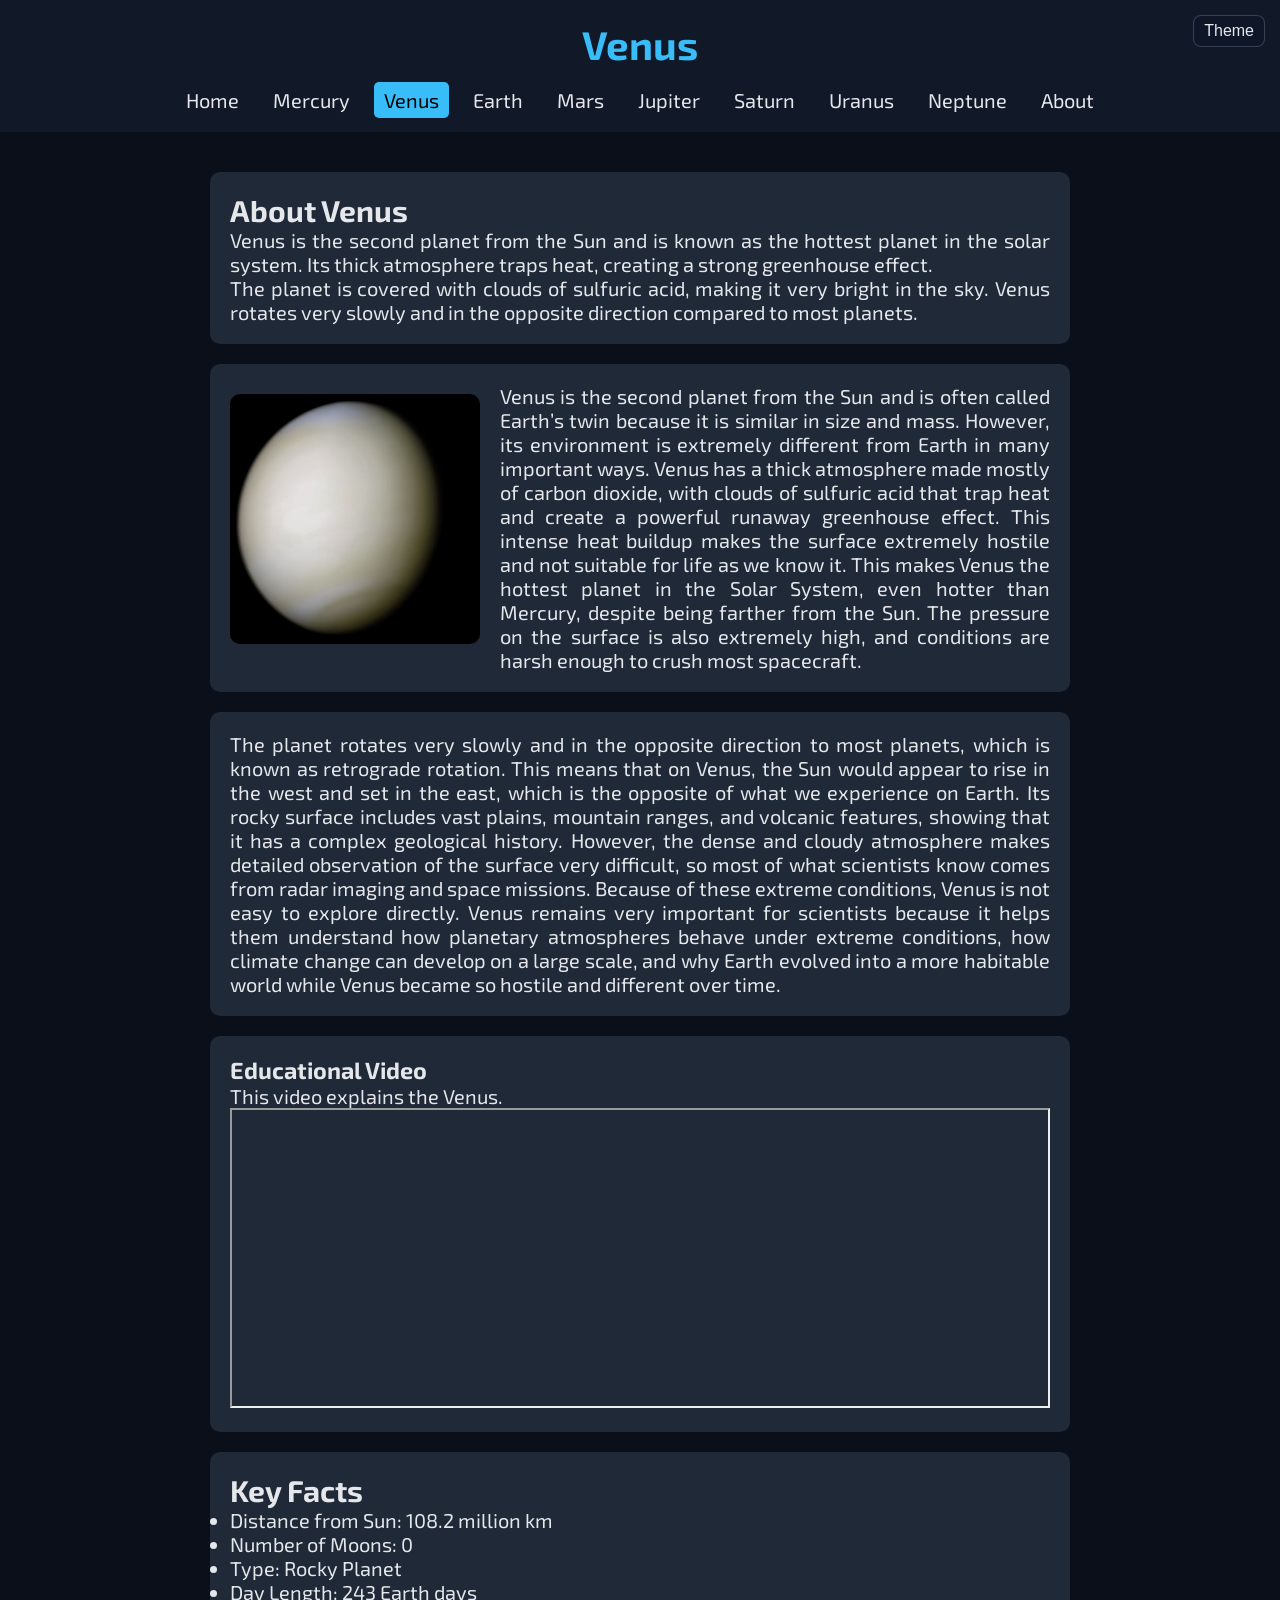
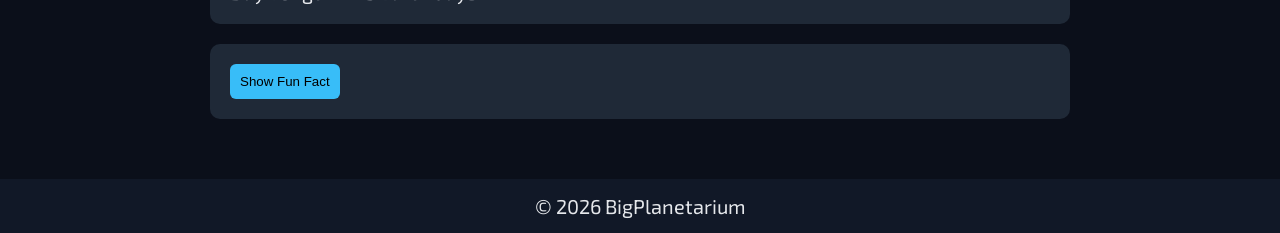
<file: PlanetariumSite/venus.html>
<!DOCTYPE html>
<html lang="en">

<head>
    <meta charset="UTF-8">
    <meta name="viewport" content="width=device-width, initial-scale=1.0">
    <title>Venus</title>
    <link rel="stylesheet" href="style.css">
    <link href="https://fonts.googleapis.com/css2?family=Exo+2:wght@400;600;700&display=swap" rel="stylesheet">
</head>

<body>

    <a href="#main-content" class="skip-link">Skip to main content</a>

    <header>
        <h1>Venus</h1>

        <nav aria-label="Main Navigation">
            <a href="index.html">Home</a>
            <a href="mercury.html">Mercury</a>
            <a href="venus.html" class="active">Venus</a>
            <a href="earth.html">Earth</a>
            <a href="mars.html">Mars</a>
            <a href="jupiter.html">Jupiter</a>
            <a href="saturn.html">Saturn</a>
            <a href="uranus.html">Uranus</a>
            <a href="neptune.html">Neptune</a>
            <a href="about.html">About</a>
        </nav>
        <button class="theme-btn" onclick="toggleTheme()">Theme</button>
    </header>

    <main id="main-content">

        <section>
            <h2>About Venus</h2>
            <p>Venus is the second planet from the Sun and is known as the hottest planet in the solar system. Its thick
                atmosphere traps heat, creating a strong greenhouse effect.</p>
            <p>The planet is covered with clouds of sulfuric acid, making it very bright in the sky. Venus rotates very
                slowly and in the opposite direction compared to most planets.</p>
        </section>

        <section class="image-text1">
            <img src="venus.jpg"
                alt="Venus showing a thick cloudy atmosphere surrounding the planet">
            <p>Venus is the second planet from the Sun and is often called Earth’s twin because it is similar in size
                and mass. However, its environment is extremely different from Earth in many important ways. Venus has a
                thick atmosphere made mostly of carbon dioxide, with clouds of sulfuric acid that trap heat and create a
                powerful runaway greenhouse effect. This intense heat buildup makes the surface extremely hostile and
                not suitable for life as we know it. This makes Venus the hottest planet in the Solar System, even
                hotter than Mercury, despite being farther from the Sun. The pressure on the surface is also extremely
                high, and conditions are harsh enough to crush most spacecraft.</p>
        </section>

        <section class="image-text2">
            <p>The planet rotates very slowly and in the opposite direction to most planets, which is known as
                retrograde rotation. This means that on Venus, the Sun would appear to rise in the west and set in the
                east, which is the opposite of what we experience on Earth. Its rocky surface includes vast plains,
                mountain ranges, and volcanic features, showing that it has a complex geological history. However, the
                dense and cloudy atmosphere makes detailed observation of the surface very difficult, so most of what
                scientists know comes from radar imaging and space missions. Because of these extreme conditions, Venus
                is not easy to explore directly. Venus remains very important for scientists because it helps them
                understand how planetary atmospheres behave under extreme conditions, how climate change can develop on
                a large scale, and why Earth evolved into a more habitable world while Venus became so hostile and
                different over time.
            </p>
        </section>

        <section>
            <h3>Educational Video</h3>
            <p>This video explains the Venus.</p>

            <iframe width="100%" height="300" src="https://www.youtube.com/embed/zqHFeCLnyOM?si=EHNYdm2z3fKacx-U"
                title="Venus educational video">
            </iframe>
        </section>

        <section>
            <h2>Key Facts</h2>
            <ul>
                <li>Distance from Sun: 108.2 million km</li>
                <li>Number of Moons: 0</li>
                <li>Type: Rocky Planet</li>
                <li>Day Length: 243 Earth days</li>
            </ul>
        </section>

        <section>
            <button onclick="showFact('venus')">Show Fun Fact</button>
        </section>

    </main>

    <footer>
        <p>© 2026 BigPlanetarium</p>
    </footer>

    <script src="script.js"></script>
</body>

</html>
</file>
<file: PlanetariumSite/style.css>
/* Reset default spacing */
* {
    margin: 0;
    padding: 0;
    box-sizing: border-box;
}

/* Base font size */
html {
    font-size: 125%;
}

/* Default theme variables */
:root {
    --bg: #0b0f1a;
    --card: #1f2937;
    --text: #e5e7eb;
    --accent: #38bdf8;
    --header: #111827;
}

/* Main body styling */
body {
    transition: background 0.4s ease, color 0.4s ease;
    font-family: 'Exo 2', sans-serif;
    background: var(--bg);
    color: var(--text);

    min-height: 100vh;
    display: flex;
    flex-direction: column;

    overflow-x: hidden;
}

/* Skip-link */
.skip-link {
    position: absolute;
    top: 0;
    left: 0;
    transform: translateY(-100%);
    background: #38bdf8;
    color: black;
    padding: 8px;
    z-index: 9999;
}

.skip-link:focus {
    transform: translateY(0);
}

/* Header title color */
header h1 {
    color: var(--accent);
    margin-bottom: 20px;
}

/* Header layout */
header {
    position: relative;
    background: var(--header);
    padding: 20px;
    text-align: center;
    transition: background 0.4s ease, color 0.4s ease;
}

/* Navigation links */
nav a {
    color: var(--text);
    text-decoration: none;
    margin: 5px;
    padding: 6px 10px;
    border-radius: 5px;
}

/* Hover effect on links */
nav a:hover {
    background: var(--accent);
    color: black;
}

/* Active page link */
nav a.active {
    background: var(--accent);
    color: black;
}

/* Focus outline for accessibility */
nav a:focus,
button:focus {
    outline: 2px solid #38bdf8;
}

/* Main layout */
main {
    flex: 1;
    max-width: 900px;
    width: 100%;
    margin: 20px auto;
    padding: 20px;
}

/* Default section styling */
section {
    background: var(--card);
    padding: 20px;
    margin-bottom: 20px;
    border-radius: 10px;
}

/* Paragraph alignment */
section p {
    text-align: justify;
}

/* Image-text layout (normal direction) */
.image-text1 {
    background: var(--card);
    padding: 20px;
    margin-bottom: 20px;
    border-radius: 10px;

    display: flex;
    gap: 20px;
    align-items: flex-start;
    flex-wrap: wrap;
}

/* Image size for second layout */
.image-text2 img {
    width: 100%;
    max-width: 250px;
    height: auto;
    border-radius: 10px;
}

/* Image-text layout (reversed direction) */
.image-text2 {
    background: var(--card);
    padding: 20px;
    margin-bottom: 20px;
    border-radius: 10px;

    display: flex;
    gap: 20px;
    align-items: flex-start;
    flex-direction: row-reverse;
    flex-wrap: wrap;
}

/* Image size for first layout */
.image-text1 img {
    width: 100%;
    max-width: 250px;
    height: auto;
    border-radius: 10px;
}

.image-text1>*,
.image-text2>* {
    flex: 1;
    min-width: 0;
}

/* General image styling */
img {
    width: 100%;
    max-width: 400px;
    border-radius: 10px;
    margin-top: 10px;
}

/* Button styling */
button {
    padding: 10px;
    background: var(--accent);
    border: none;
    border-radius: 6px;
    cursor: pointer;
}

/* Button hover effect */
button:hover {
    background: #0ea5e9;
}

/* THEME 1 - Default */
.theme-default {
    --bg: #0b0f1a;
    --card: #1f2937;
    --text: #e5e7eb;
    --accent: #38bdf8;
    --header: #111827;
}

/* THEME 2 - Midnight */
.theme-midnight {
    --bg: #050816;
    --card: #111c33;
    --text: #dbeafe;
    --accent: #60a5fa;
    --header: #0a1020;
}

/* THEME 3 - Nebula */
.theme-nebula {
    --bg: #0a001a;
    --card: #1b0b2e;
    --text: #f5f3ff;
    --accent: #c084fc;
    --header: #120022;
}

/* THEME 4 - Cosmic Green */
.theme-cosmic {
    --bg: #041a12;
    --card: #0f2e22;
    --text: #d1fae5;
    --accent: #34d399;
    --header: #062019;
}

/* THEME 5 - Red Space */
.theme-red {
    --bg: #160507;
    --card: #2a0c10;
    --text: #fee2e2;
    --accent: #fb7185;
    --header: #1a0507;
}

/* Theme button styling */
.theme-btn {
    position: absolute;
    top: 15px;
    right: 15px;

    font-size: 0.8rem;
    padding: 6px 10px;

    border: 1px solid rgba(148, 163, 184, 0.3);
    border-radius: 8px;
    cursor: pointer;

    background: rgba(15, 23, 42, 0.8);
    color: #e5e7eb;

    backdrop-filter: blur(8px);
    transition: 0.3s ease;
}

/* Responsive layout for smaller screens */
@media (max-width: 800px) {

    .image-text1,
    .image-text2 {
        flex-direction: column;
    }

    nav {
        display: flex;
        flex-wrap: wrap;
        justify-content: center;
    }
}

/* Footer styling */
footer {
    text-align: center;
    padding: 15px;
    background: var(--header);
    transition: background 0.4s ease, color 0.4s ease;
}
</file>
